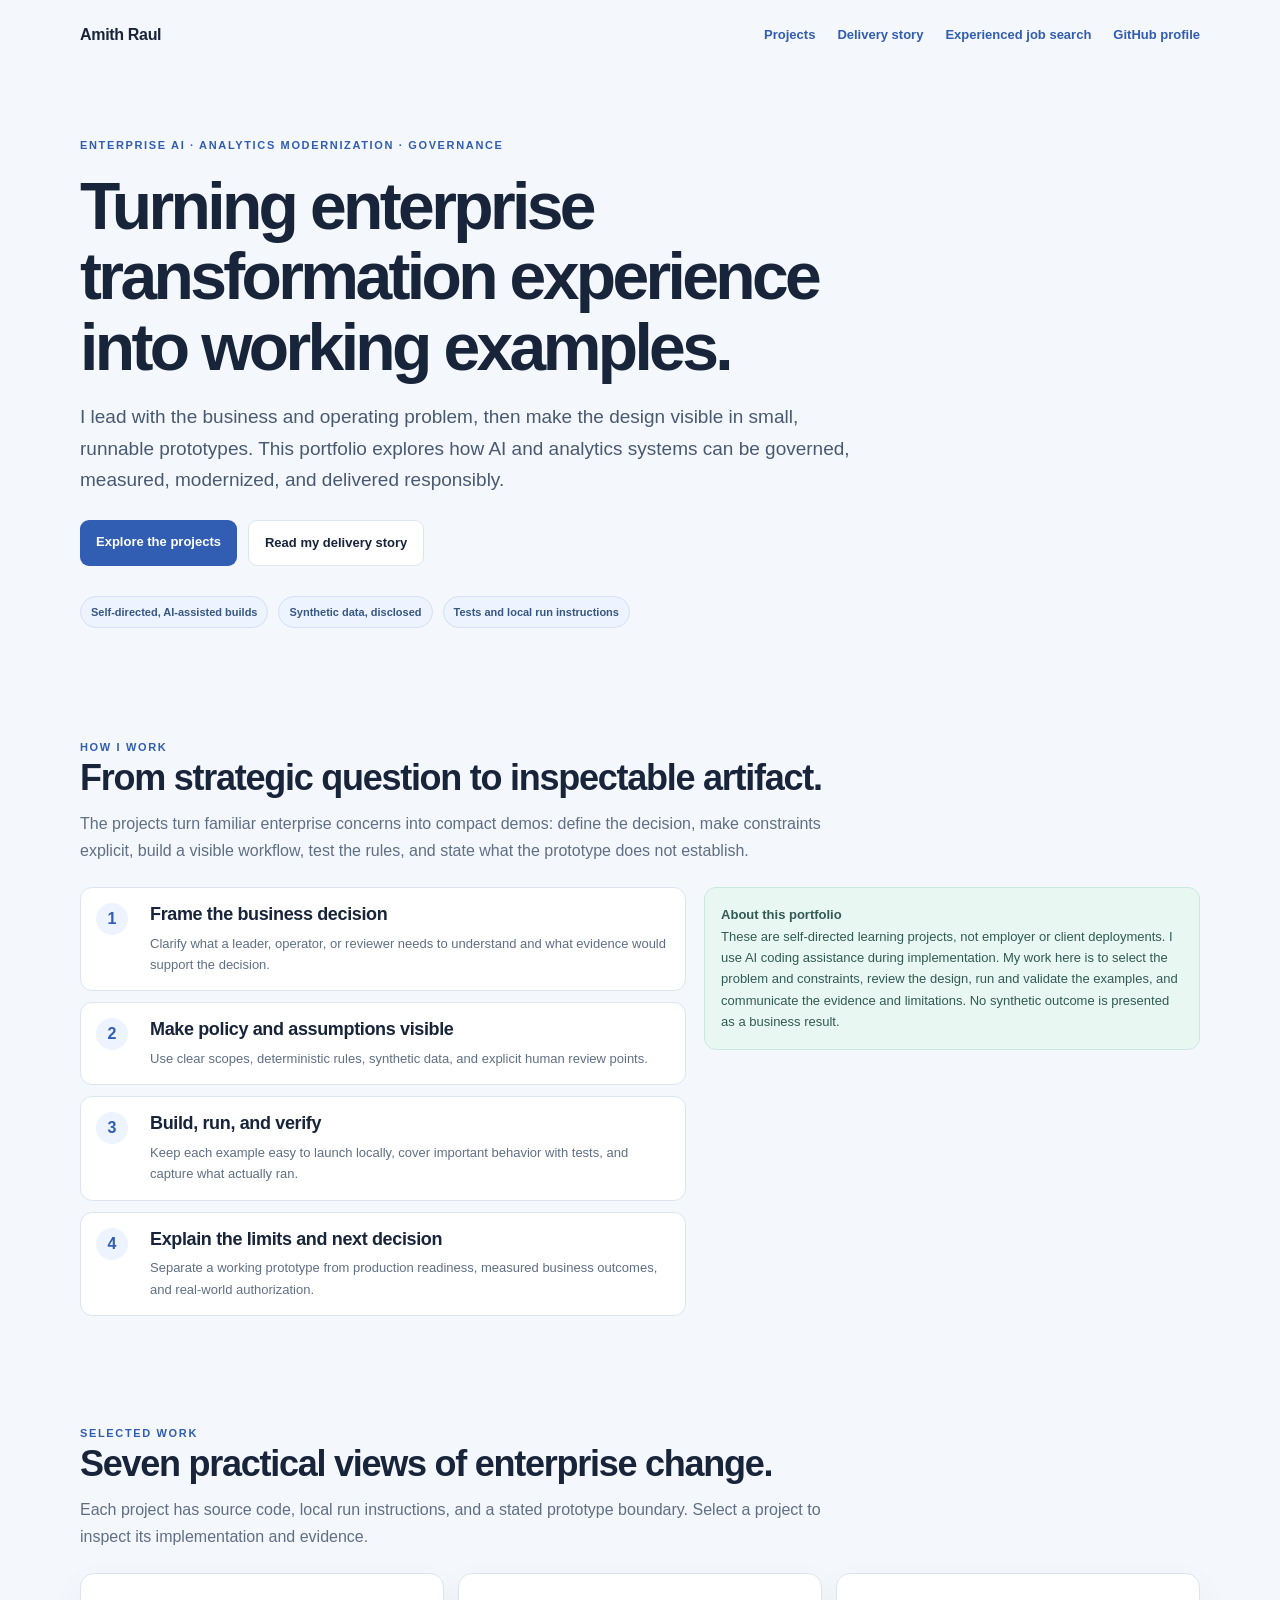
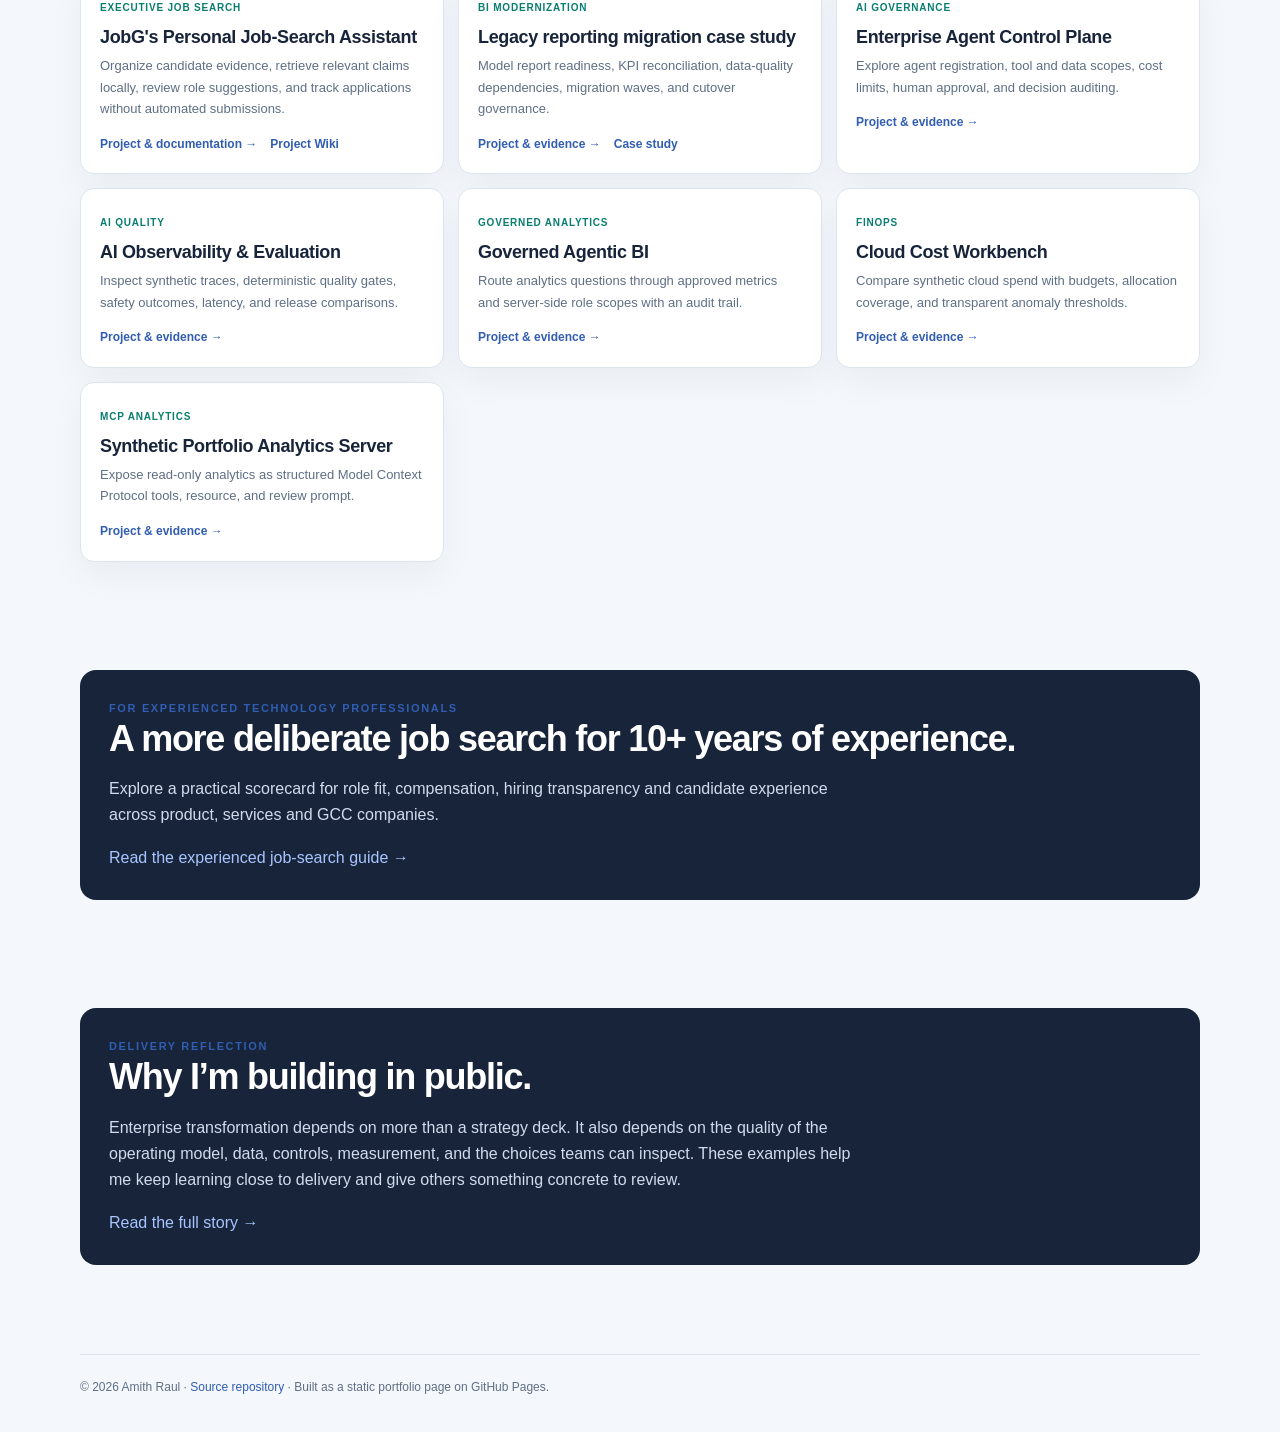
<file: docs/index.html>
<!doctype html>
<html lang="en">
<head>
  <meta charset="utf-8"><meta name="viewport" content="width=device-width,initial-scale=1">
  <meta name="description" content="Amith Raul's enterprise AI, analytics, governance, and platform engineering portfolio with runnable learning projects and case studies.">
  <title>Amith Raul | Enterprise AI & Analytics Delivery</title>
  <link rel="stylesheet" href="styles.css">
</head>
<body>
  <header class="shell nav"><a class="brand" href="./">Amith Raul</a><nav class="navlinks"><a href="#work">Projects</a><a href="delivery-story.html">Delivery story</a><a href="experienced-job-search.html">Experienced job search</a><a href="https://github.com/raulkbd101-ai">GitHub profile</a></nav></header>
  <main>
    <section class="shell hero">
      <div class="eyebrow">Enterprise AI · Analytics modernization · Governance</div>
      <h1>Turning enterprise transformation experience into working examples.</h1>
      <p class="lead">I lead with the business and operating problem, then make the design visible in small, runnable prototypes. This portfolio explores how AI and analytics systems can be governed, measured, modernized, and delivered responsibly.</p>
      <div class="actions"><a class="button" href="#work">Explore the projects</a><a class="button secondary" href="delivery-story.html">Read my delivery story</a></div>
      <div class="trust"><span class="chip">Self-directed, AI-assisted builds</span><span class="chip">Synthetic data, disclosed</span><span class="chip">Tests and local run instructions</span></div>
    </section>
    <section class="shell section" id="approach">
      <div class="section-head"><div class="eyebrow">How I work</div><h2>From strategic question to inspectable artifact.</h2><p>The projects turn familiar enterprise concerns into compact demos: define the decision, make constraints explicit, build a visible workflow, test the rules, and state what the prototype does not establish.</p></div>
      <div class="split"><div class="journey">
        <article class="step"><span class="stepnum">1</span><div><h3>Frame the business decision</h3><p>Clarify what a leader, operator, or reviewer needs to understand and what evidence would support the decision.</p></div></article>
        <article class="step"><span class="stepnum">2</span><div><h3>Make policy and assumptions visible</h3><p>Use clear scopes, deterministic rules, synthetic data, and explicit human review points.</p></div></article>
        <article class="step"><span class="stepnum">3</span><div><h3>Build, run, and verify</h3><p>Keep each example easy to launch locally, cover important behavior with tests, and capture what actually ran.</p></div></article>
        <article class="step"><span class="stepnum">4</span><div><h3>Explain the limits and next decision</h3><p>Separate a working prototype from production readiness, measured business outcomes, and real-world authorization.</p></div></article>
      </div><aside class="note"><strong>About this portfolio</strong><br>These are self-directed learning projects, not employer or client deployments. I use AI coding assistance during implementation. My work here is to select the problem and constraints, review the design, run and validate the examples, and communicate the evidence and limitations. No synthetic outcome is presented as a business result.</aside></div>
    </section>
    <section class="shell section" id="work">
      <div class="section-head"><div class="eyebrow">Selected work</div><h2>Seven practical views of enterprise change.</h2><p>Each project has source code, local run instructions, and a stated prototype boundary. Select a project to inspect its implementation and evidence.</p></div>
      <div class="grid">
        <article class="card"><span class="tag">Executive job search</span><h3>JobG's Personal Job-Search Assistant</h3><p>Organize candidate evidence, retrieve relevant claims locally, review role suggestions, and track applications without automated submissions.</p><div class="cardlinks"><a href="https://github.com/raulkbd101-ai/AI-ProjectsAKR/tree/main/projects/JobG's">Project &amp; documentation →</a><a href="https://github.com/raulkbd101-ai/AI-ProjectsAKR/wiki">Project Wiki</a></div></article>
        <article class="card"><span class="tag">BI modernization</span><h3>Legacy reporting migration case study</h3><p>Model report readiness, KPI reconciliation, data-quality dependencies, migration waves, and cutover governance.</p><div class="cardlinks"><a href="https://github.com/raulkbd101-ai/AI-ProjectsAKR/tree/main/projects/bi-modernization-case-study">Project & evidence →</a><a href="delivery-story.html#bi-modernization">Case study</a></div></article>
        <article class="card"><span class="tag">AI governance</span><h3>Enterprise Agent Control Plane</h3><p>Explore agent registration, tool and data scopes, cost limits, human approval, and decision auditing.</p><div class="cardlinks"><a href="https://github.com/raulkbd101-ai/AI-ProjectsAKR/tree/main/projects/enterprise-agent-control-plane">Project & evidence →</a></div></article>
        <article class="card"><span class="tag">AI quality</span><h3>AI Observability & Evaluation</h3><p>Inspect synthetic traces, deterministic quality gates, safety outcomes, latency, and release comparisons.</p><div class="cardlinks"><a href="https://github.com/raulkbd101-ai/AI-ProjectsAKR/tree/main/projects/ai-observability-evaluation-starter">Project & evidence →</a></div></article>
        <article class="card"><span class="tag">Governed analytics</span><h3>Governed Agentic BI</h3><p>Route analytics questions through approved metrics and server-side role scopes with an audit trail.</p><div class="cardlinks"><a href="https://github.com/raulkbd101-ai/AI-ProjectsAKR/tree/main/projects/governed-agentic-bi-demo">Project & evidence →</a></div></article>
        <article class="card"><span class="tag">FinOps</span><h3>Cloud Cost Workbench</h3><p>Compare synthetic cloud spend with budgets, allocation coverage, and transparent anomaly thresholds.</p><div class="cardlinks"><a href="https://github.com/raulkbd101-ai/AI-ProjectsAKR/tree/main/projects/finops-cloud-cost-workbench">Project & evidence →</a></div></article>
        <article class="card"><span class="tag">MCP analytics</span><h3>Synthetic Portfolio Analytics Server</h3><p>Expose read-only analytics as structured Model Context Protocol tools, resource, and review prompt.</p><div class="cardlinks"><a href="https://github.com/raulkbd101-ai/AI-ProjectsAKR/tree/main/projects/mcp-analytics-server">Project & evidence →</a></div></article>
      </div>
    </section>
    <section class="shell section"><div class="callout"><div class="eyebrow">For experienced technology professionals</div><h2>A more deliberate job search for 10+ years of experience.</h2><p>Explore a practical scorecard for role fit, compensation, hiring transparency and candidate experience across product, services and GCC companies.</p><a href="experienced-job-search.html">Read the experienced job-search guide →</a></div></section>
    <section class="shell section"><div class="callout"><div class="eyebrow">Delivery reflection</div><h2>Why I’m building in public.</h2><p>Enterprise transformation depends on more than a strategy deck. It also depends on the quality of the operating model, data, controls, measurement, and the choices teams can inspect. These examples help me keep learning close to delivery and give others something concrete to review.</p><a href="delivery-story.html">Read the full story →</a></div></section>
  </main>
  <footer class="shell footer">© 2026 Amith Raul · <a href="https://github.com/raulkbd101-ai/AI-ProjectsAKR">Source repository</a> · Built as a static portfolio page on GitHub Pages.</footer>
</body>
</html>
</file>
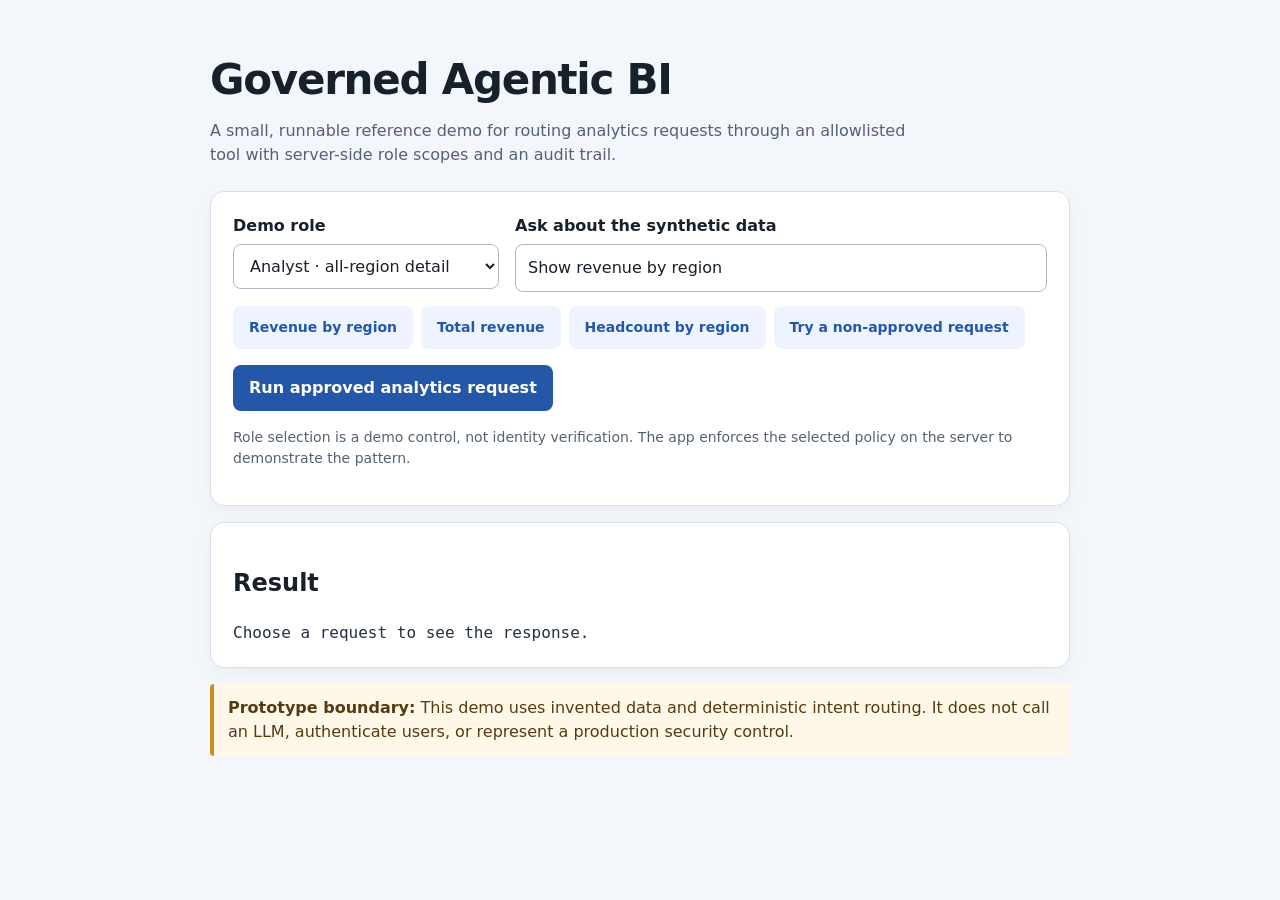
<file: projects/governed-agentic-bi-demo/index.html>
<!doctype html>
<html lang="en">
<head>
  <meta charset="utf-8">
  <meta name="viewport" content="width=device-width, initial-scale=1">
  <title>Governed Agentic BI Demo</title>
  <style>
    :root { color-scheme: light; --ink:#17212b; --muted:#536273; --blue:#2457a7; --line:#d9e0e8; --panel:#fff; --bg:#f3f6fa; }
    * { box-sizing:border-box; }
    body { margin:0; background:var(--bg); color:var(--ink); font:16px/1.5 system-ui,Segoe UI,sans-serif; }
    main { max-width:900px; margin:48px auto; padding:0 20px; }
    header { margin-bottom:24px; }
    h1 { margin:0 0 8px; font-size:clamp(28px,5vw,42px); letter-spacing:-.03em; }
    .sub { color:var(--muted); max-width:720px; }
    .card { background:var(--panel); border:1px solid var(--line); border-radius:14px; padding:22px; margin:16px 0; box-shadow:0 6px 20px #1c34500a; }
    label { display:block; font-weight:650; margin:0 0 6px; }
    select,input { width:100%; padding:11px 12px; border:1px solid #aeb9c6; border-radius:8px; background:#fff; color:var(--ink); font:inherit; }
    .grid { display:grid; grid-template-columns:1fr 2fr; gap:16px; }
    button { padding:11px 16px; border:0; border-radius:8px; color:white; background:var(--blue); font:inherit; font-weight:650; cursor:pointer; }
    button:hover { background:#193f7d; }
    .examples { display:flex; flex-wrap:wrap; gap:8px; margin:14px 0 0; }
    .examples button { color:var(--blue); background:#edf3ff; font-size:14px; }
    pre { white-space:pre-wrap; overflow-wrap:anywhere; margin:0; color:#203044; }
    .warning { border-left:4px solid #d28b18; background:#fff8e8; padding:12px 14px; border-radius:4px; color:#553b12; }
    .small { font-size:14px; color:var(--muted); }
    @media (max-width:620px) { .grid { grid-template-columns:1fr; } main { margin:28px auto; } }
  </style>
</head>
<body>
<main>
  <header>
    <h1>Governed Agentic BI</h1>
    <div class="sub">A small, runnable reference demo for routing analytics requests through an allowlisted tool with server-side role scopes and an audit trail.</div>
  </header>
  <section class="card">
    <div class="grid">
      <div><label for="role">Demo role</label><select id="role"><option value="analyst">Analyst · all-region detail</option><option value="regional_manager">Regional manager · West only</option><option value="executive_viewer">Executive viewer · totals only</option></select></div>
      <div><label for="question">Ask about the synthetic data</label><input id="question" maxlength="240" value="Show revenue by region" autocomplete="off"></div>
    </div>
    <div class="examples">
      <button data-q="Show revenue by region">Revenue by region</button>
      <button data-q="What is total revenue?">Total revenue</button>
      <button data-q="Show headcount by region">Headcount by region</button>
      <button data-q="Show customer names">Try a non-approved request</button>
    </div>
    <p><button id="ask">Run approved analytics request</button></p>
    <p class="small">Role selection is a demo control, not identity verification. The app enforces the selected policy on the server to demonstrate the pattern.</p>
  </section>
  <section class="card"><h2>Result</h2><pre id="result">Choose a request to see the response.</pre></section>
  <p class="warning"><strong>Prototype boundary:</strong> This demo uses invented data and deterministic intent routing. It does not call an LLM, authenticate users, or represent a production security control.</p>
</main>
<script>
  const result = document.querySelector('#result');
  async function ask() {
    const q = document.querySelector('#question').value;
    const role = document.querySelector('#role').value;
    result.textContent = 'Working…';
    try {
      const response = await fetch(`/api/ask?q=${encodeURIComponent(q)}&role=${encodeURIComponent(role)}`);
      const data = await response.json();
      result.textContent = JSON.stringify({http_status: response.status, ...data}, null, 2);
    } catch (error) { result.textContent = `Request failed: ${error}`; }
  }
  document.querySelector('#ask').addEventListener('click', ask);
  document.querySelectorAll('[data-q]').forEach(button => button.addEventListener('click', () => {
    document.querySelector('#question').value = button.dataset.q; ask();
  }));
  document.querySelector('#question').addEventListener('keydown', event => { if (event.key === 'Enter') ask(); });
</script>
</body>
</html>
</file>
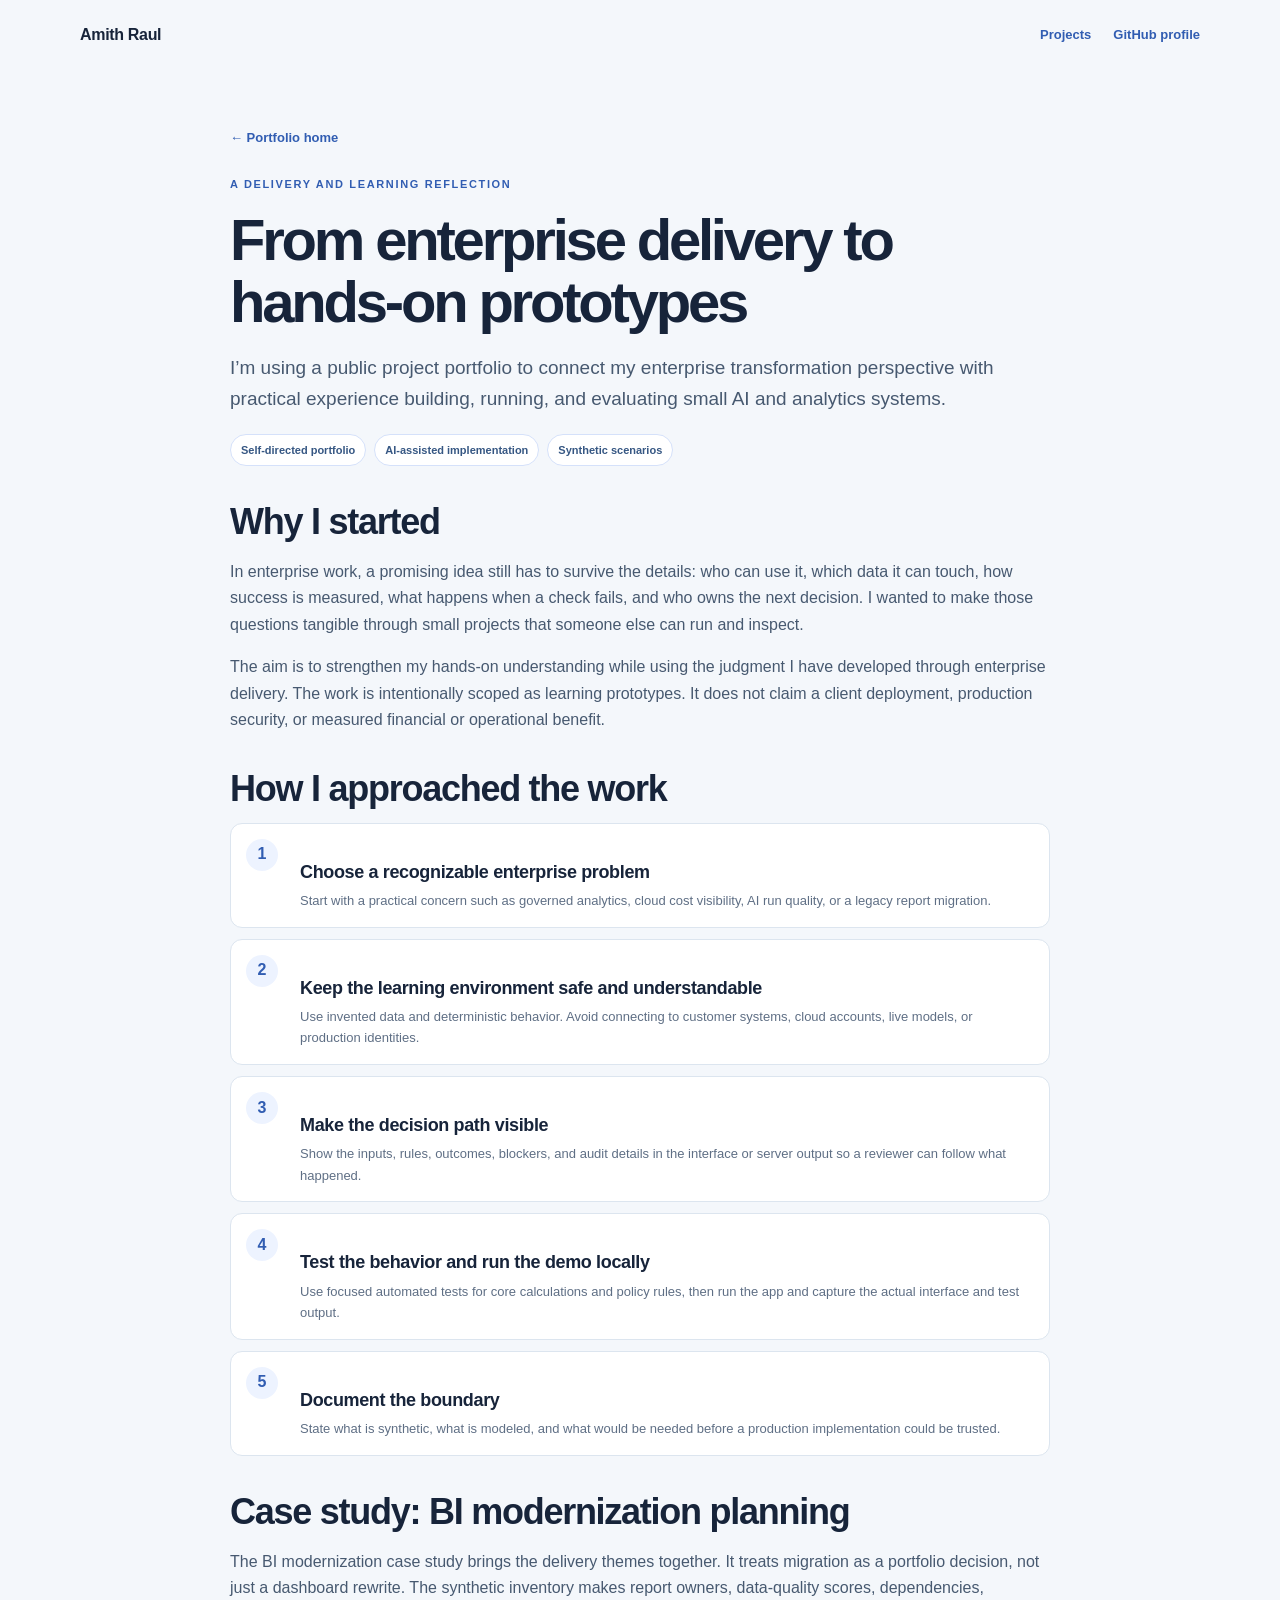
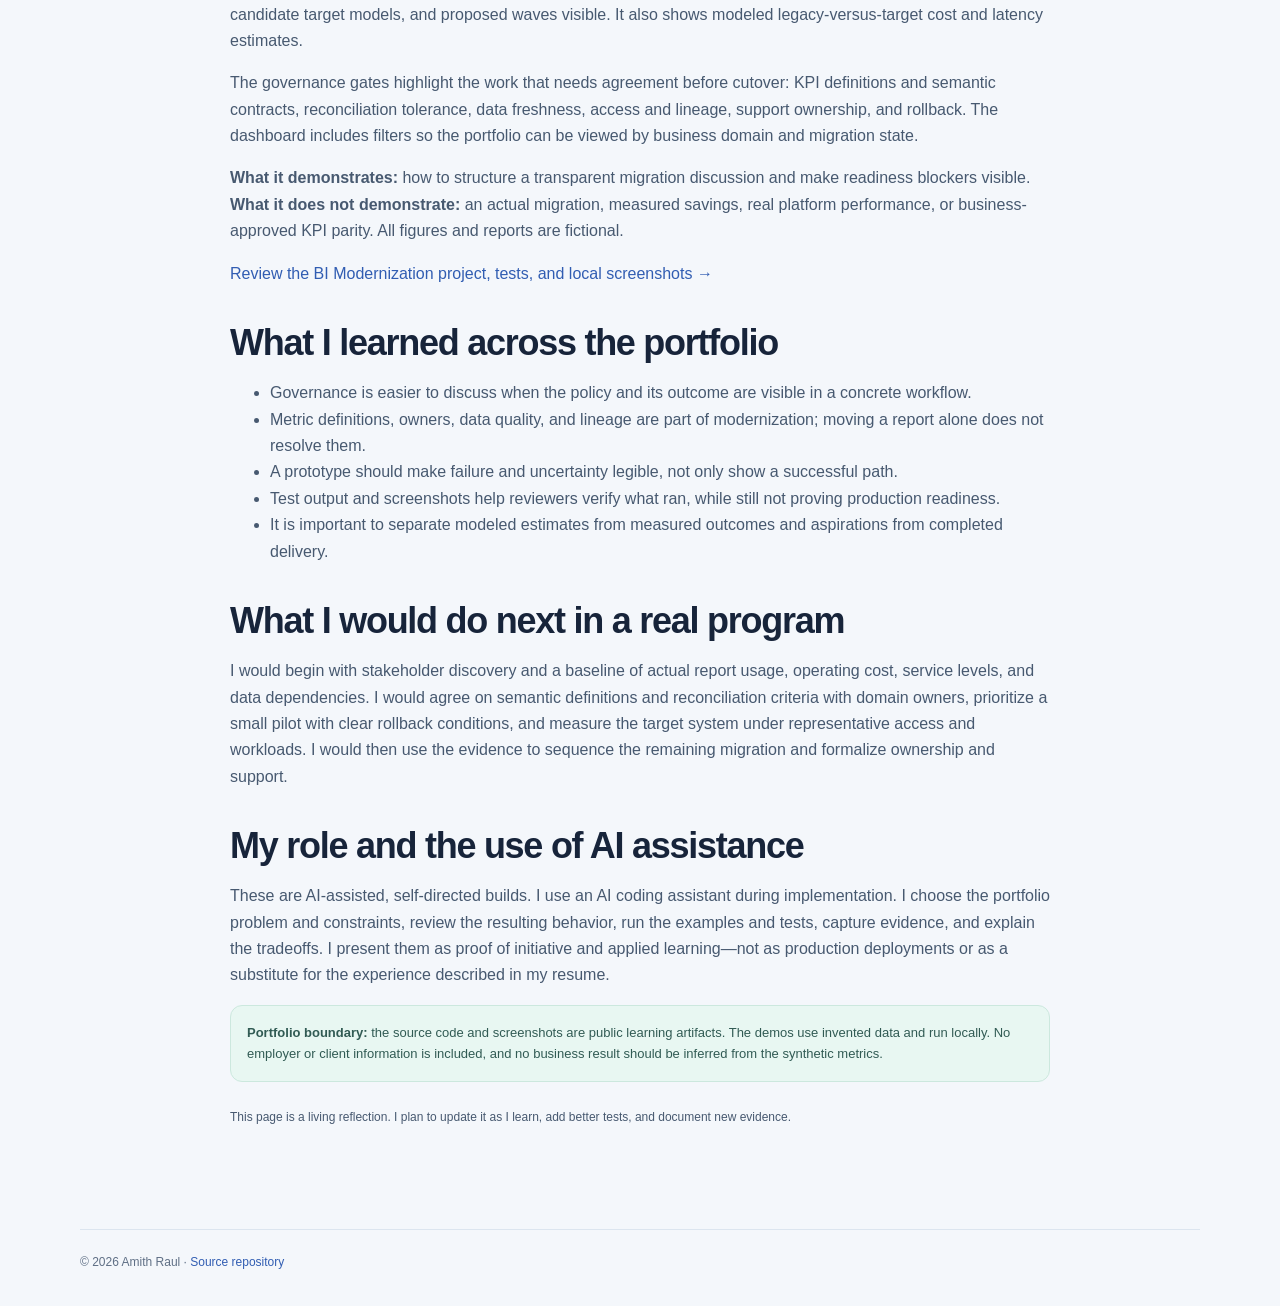
<file: docs/delivery-story.html>
<!doctype html>
<html lang="en">
<head>
  <meta charset="utf-8"><meta name="viewport" content="width=device-width,initial-scale=1">
  <meta name="description" content="A reflection on turning enterprise delivery experience into AI-assisted, testable analytics and governance prototypes.">
  <title>From Enterprise Delivery to Hands-On Prototypes | Amith Raul</title>
  <link rel="stylesheet" href="styles.css">
</head>
<body>
  <header class="shell nav"><a class="brand" href="./">Amith Raul</a><nav class="navlinks"><a href="index.html#work">Projects</a><a href="https://github.com/raulkbd101-ai">GitHub profile</a></nav></header>
  <main class="shell section prose">
    <a class="back" href="index.html">← Portfolio home</a>
    <div class="eyebrow" style="margin-top:24px">A delivery and learning reflection</div>
    <h1 style="font-size:clamp(36px,5.5vw,58px)">From enterprise delivery to hands-on prototypes</h1>
    <p class="lead">I’m using a public project portfolio to connect my enterprise transformation perspective with practical experience building, running, and evaluating small AI and analytics systems.</p>
    <div class="meta"><span class="chip">Self-directed portfolio</span><span class="chip">AI-assisted implementation</span><span class="chip">Synthetic scenarios</span></div>

    <h2>Why I started</h2>
    <p>In enterprise work, a promising idea still has to survive the details: who can use it, which data it can touch, how success is measured, what happens when a check fails, and who owns the next decision. I wanted to make those questions tangible through small projects that someone else can run and inspect.</p>
    <p>The aim is to strengthen my hands-on understanding while using the judgment I have developed through enterprise delivery. The work is intentionally scoped as learning prototypes. It does not claim a client deployment, production security, or measured financial or operational benefit.</p>

    <h2>How I approached the work</h2>
    <div class="journey">
      <article class="step"><span class="stepnum">1</span><div><h3>Choose a recognizable enterprise problem</h3><p>Start with a practical concern such as governed analytics, cloud cost visibility, AI run quality, or a legacy report migration.</p></div></article>
      <article class="step"><span class="stepnum">2</span><div><h3>Keep the learning environment safe and understandable</h3><p>Use invented data and deterministic behavior. Avoid connecting to customer systems, cloud accounts, live models, or production identities.</p></div></article>
      <article class="step"><span class="stepnum">3</span><div><h3>Make the decision path visible</h3><p>Show the inputs, rules, outcomes, blockers, and audit details in the interface or server output so a reviewer can follow what happened.</p></div></article>
      <article class="step"><span class="stepnum">4</span><div><h3>Test the behavior and run the demo locally</h3><p>Use focused automated tests for core calculations and policy rules, then run the app and capture the actual interface and test output.</p></div></article>
      <article class="step"><span class="stepnum">5</span><div><h3>Document the boundary</h3><p>State what is synthetic, what is modeled, and what would be needed before a production implementation could be trusted.</p></div></article>
    </div>

    <h2 id="bi-modernization">Case study: BI modernization planning</h2>
    <p>The BI modernization case study brings the delivery themes together. It treats migration as a portfolio decision, not just a dashboard rewrite. The synthetic inventory makes report owners, data-quality scores, dependencies, candidate target models, and proposed waves visible. It also shows modeled legacy-versus-target cost and latency estimates.</p>
    <p>The governance gates highlight the work that needs agreement before cutover: KPI definitions and semantic contracts, reconciliation tolerance, data freshness, access and lineage, support ownership, and rollback. The dashboard includes filters so the portfolio can be viewed by business domain and migration state.</p>
    <p><strong>What it demonstrates:</strong> how to structure a transparent migration discussion and make readiness blockers visible. <strong>What it does not demonstrate:</strong> an actual migration, measured savings, real platform performance, or business-approved KPI parity. All figures and reports are fictional.</p>
    <p><a href="https://github.com/raulkbd101-ai/AI-ProjectsAKR/tree/main/projects/bi-modernization-case-study">Review the BI Modernization project, tests, and local screenshots →</a></p>

    <h2>What I learned across the portfolio</h2>
    <ul>
      <li>Governance is easier to discuss when the policy and its outcome are visible in a concrete workflow.</li>
      <li>Metric definitions, owners, data quality, and lineage are part of modernization; moving a report alone does not resolve them.</li>
      <li>A prototype should make failure and uncertainty legible, not only show a successful path.</li>
      <li>Test output and screenshots help reviewers verify what ran, while still not proving production readiness.</li>
      <li>It is important to separate modeled estimates from measured outcomes and aspirations from completed delivery.</li>
    </ul>

    <h2>What I would do next in a real program</h2>
    <p>I would begin with stakeholder discovery and a baseline of actual report usage, operating cost, service levels, and data dependencies. I would agree on semantic definitions and reconciliation criteria with domain owners, prioritize a small pilot with clear rollback conditions, and measure the target system under representative access and workloads. I would then use the evidence to sequence the remaining migration and formalize ownership and support.</p>

    <h2>My role and the use of AI assistance</h2>
    <p>These are AI-assisted, self-directed builds. I use an AI coding assistant during implementation. I choose the portfolio problem and constraints, review the resulting behavior, run the examples and tests, capture evidence, and explain the tradeoffs. I present them as proof of initiative and applied learning—not as production deployments or as a substitute for the experience described in my resume.</p>

    <div class="note"><strong>Portfolio boundary:</strong> the source code and screenshots are public learning artifacts. The demos use invented data and run locally. No employer or client information is included, and no business result should be inferred from the synthetic metrics.</div>
    <p class="small" style="margin-top:26px">This page is a living reflection. I plan to update it as I learn, add better tests, and document new evidence.</p>
  </main>
  <footer class="shell footer">© 2026 Amith Raul · <a href="https://github.com/raulkbd101-ai/AI-ProjectsAKR">Source repository</a></footer>
</body>
</html>
</file>
<file: docs/styles.css>
:root{--ink:#17243a;--muted:#5f6f85;--line:#dce5ef;--paper:#f4f7fb;--card:#fff;--blue:#315db2;--blue-soft:#edf3ff;--teal:#087d70;--teal-soft:#e8f7f2;--shadow:0 14px 36px #1933530c}*{box-sizing:border-box}body{margin:0;background:var(--paper);color:var(--ink);font:16px/1.65 Inter,"Segoe UI",Arial,sans-serif}a{color:var(--blue);text-decoration:none}a:hover{text-decoration:underline}.shell{max-width:1120px;margin:auto;padding:0 24px}.nav{display:flex;align-items:center;justify-content:space-between;padding:22px 0}.brand{font-weight:850;color:var(--ink);letter-spacing:-.02em}.navlinks{display:flex;gap:22px;font-size:13px;font-weight:700}.hero{padding:66px 0 56px}.eyebrow{text-transform:uppercase;font-weight:850;letter-spacing:.15em;font-size:11px;color:var(--blue)}h1{font-size:clamp(38px,6vw,66px);line-height:1.07;letter-spacing:-.055em;max-width:850px;margin:16px 0}h2{font-size:clamp(25px,3.5vw,36px);line-height:1.2;letter-spacing:-.035em;margin:0 0 12px}h3{font-size:18px;line-height:1.25;margin:0 0 7px;letter-spacing:-.02em}.lead{font-size:19px;max-width:780px;color:#485a72}.actions{display:flex;gap:11px;flex-wrap:wrap;margin-top:25px}.button{display:inline-block;border-radius:9px;padding:11px 16px;font-weight:800;font-size:13px;background:var(--blue);color:#fff}.button:hover{text-decoration:none;background:#244d9d}.button.secondary{background:white;color:var(--ink);border:1px solid var(--line)}.trust{display:flex;gap:10px;flex-wrap:wrap;margin-top:30px}.chip{font-size:11px;font-weight:750;color:#365783;background:var(--blue-soft);border:1px solid #d5e1fa;border-radius:99px;padding:6px 10px}.section{padding:54px 0}.section-head{max-width:760px;margin-bottom:23px}.section-head p{color:var(--muted);margin:0}.grid{display:grid;grid-template-columns:repeat(3,1fr);gap:14px}.card{background:var(--card);border:1px solid var(--line);border-radius:14px;padding:19px;box-shadow:var(--shadow)}.card p{color:var(--muted);font-size:13px;margin:0 0 15px}.cardlinks{display:flex;gap:13px;font-size:12px;font-weight:800}.tag{display:inline-block;color:var(--teal);font-size:10px;font-weight:850;text-transform:uppercase;letter-spacing:.08em;margin-bottom:9px}.callout{background:#17243a;color:#fff;border-radius:16px;padding:29px}.callout p{color:#d1dced;max-width:760px}.callout a{color:#a9c5ff}.split{display:grid;grid-template-columns:1.1fr .9fr;gap:18px;align-items:start}.list{padding-left:20px;color:#45566d}.list li{margin:8px 0}.note{background:var(--teal-soft);border:1px solid #cce8de;border-radius:12px;padding:16px;color:#315b54;font-size:13px}.footer{border-top:1px solid var(--line);padding:23px 0 34px;margin-top:35px;color:var(--muted);font-size:12px}.prose{max-width:820px}.prose p,.prose li{color:#475970}.prose h2{margin-top:34px}.prose h3{margin-top:22px}.back{font-size:13px;font-weight:750}.kicker{font-size:12px;color:var(--muted)}.meta{display:flex;gap:8px;flex-wrap:wrap;margin:16px 0 28px}.meta .chip{background:#fff}.journey{display:grid;gap:11px}.step{display:grid;grid-template-columns:42px 1fr;gap:12px;background:#fff;border:1px solid var(--line);border-radius:12px;padding:15px}.stepnum{width:32px;height:32px;display:grid;place-items:center;border-radius:50%;background:var(--blue-soft);color:var(--blue);font-weight:850}.step p{margin:3px 0 0;font-size:13px;color:var(--muted)}.small{font-size:12px;color:var(--muted)}@media(max-width:850px){.grid{grid-template-columns:repeat(2,1fr)}.split{grid-template-columns:1fr}.hero{padding:48px 0 38px}}@media(max-width:560px){.shell{padding:0 17px}.nav{align-items:flex-start}.navlinks{gap:12px;font-size:12px}.grid{grid-template-columns:1fr}.lead{font-size:17px}.section{padding:39px 0}.callout{padding:21px}}
</file>
